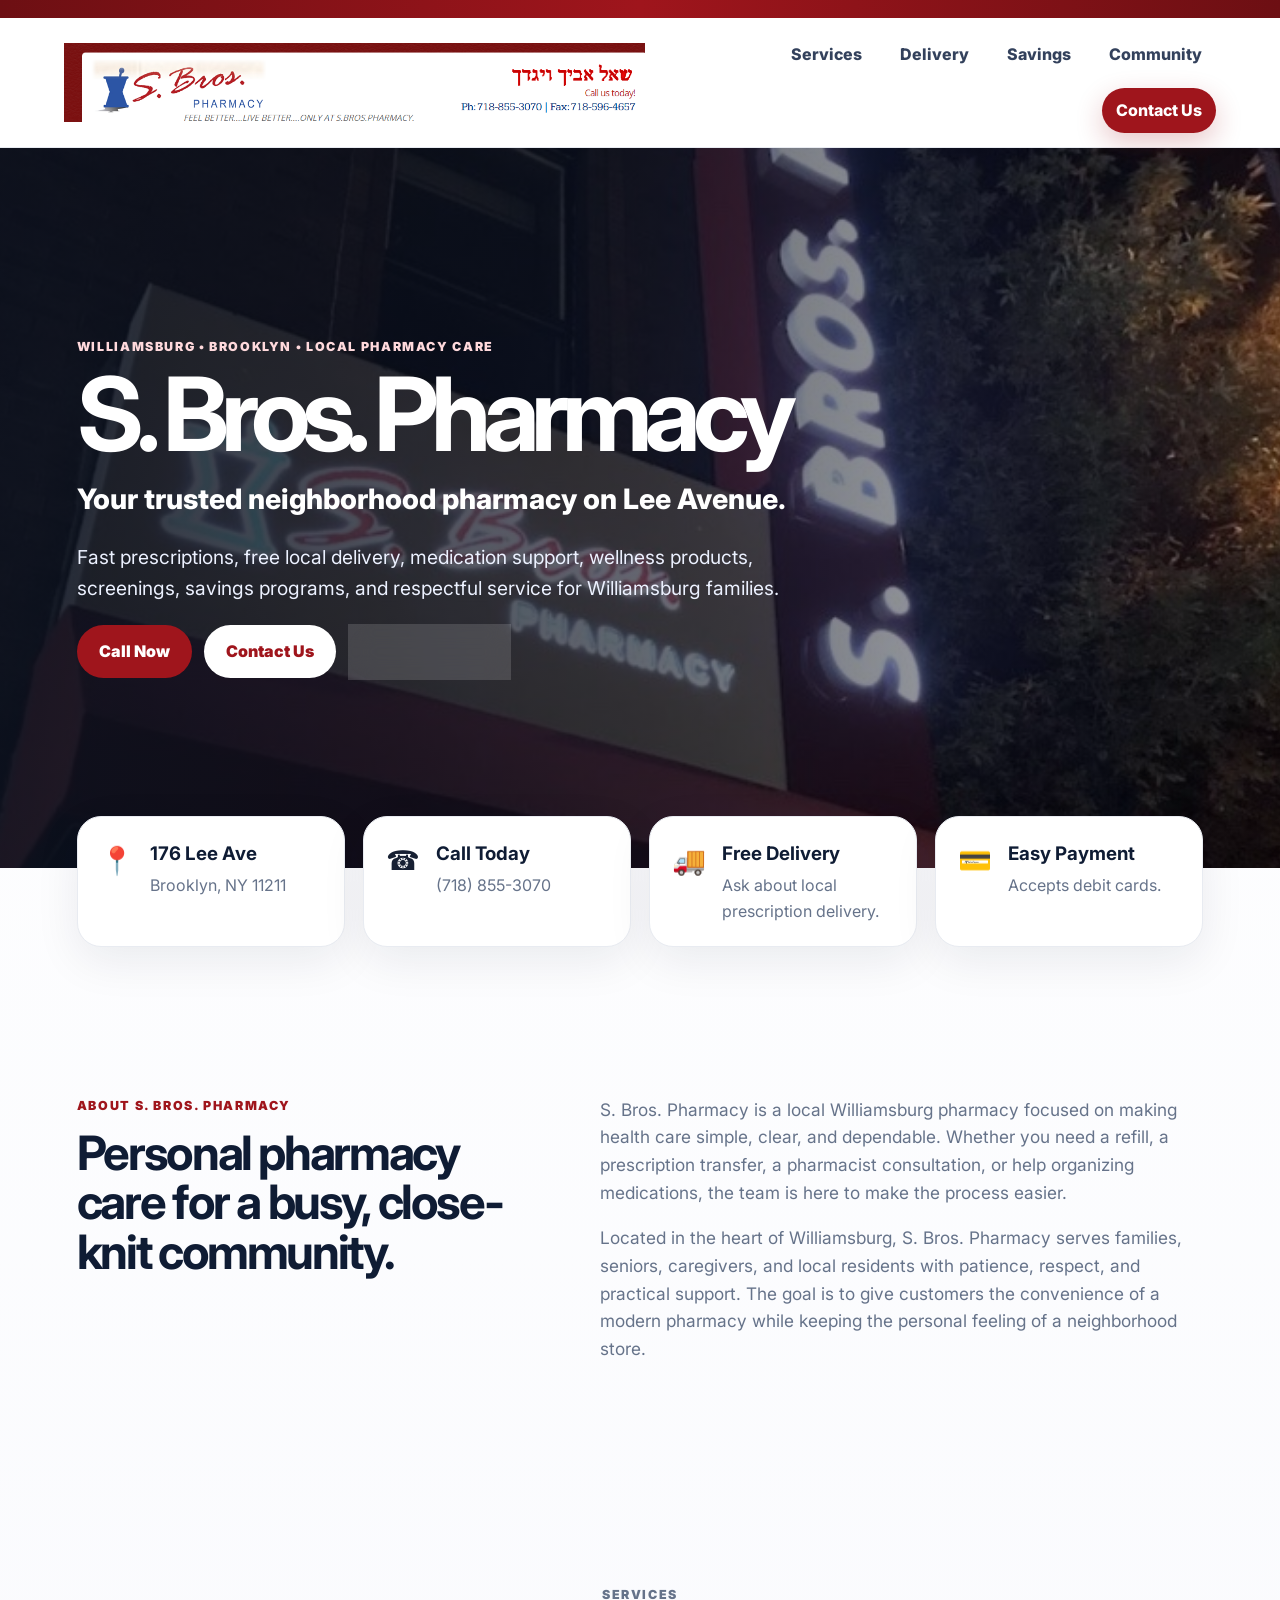
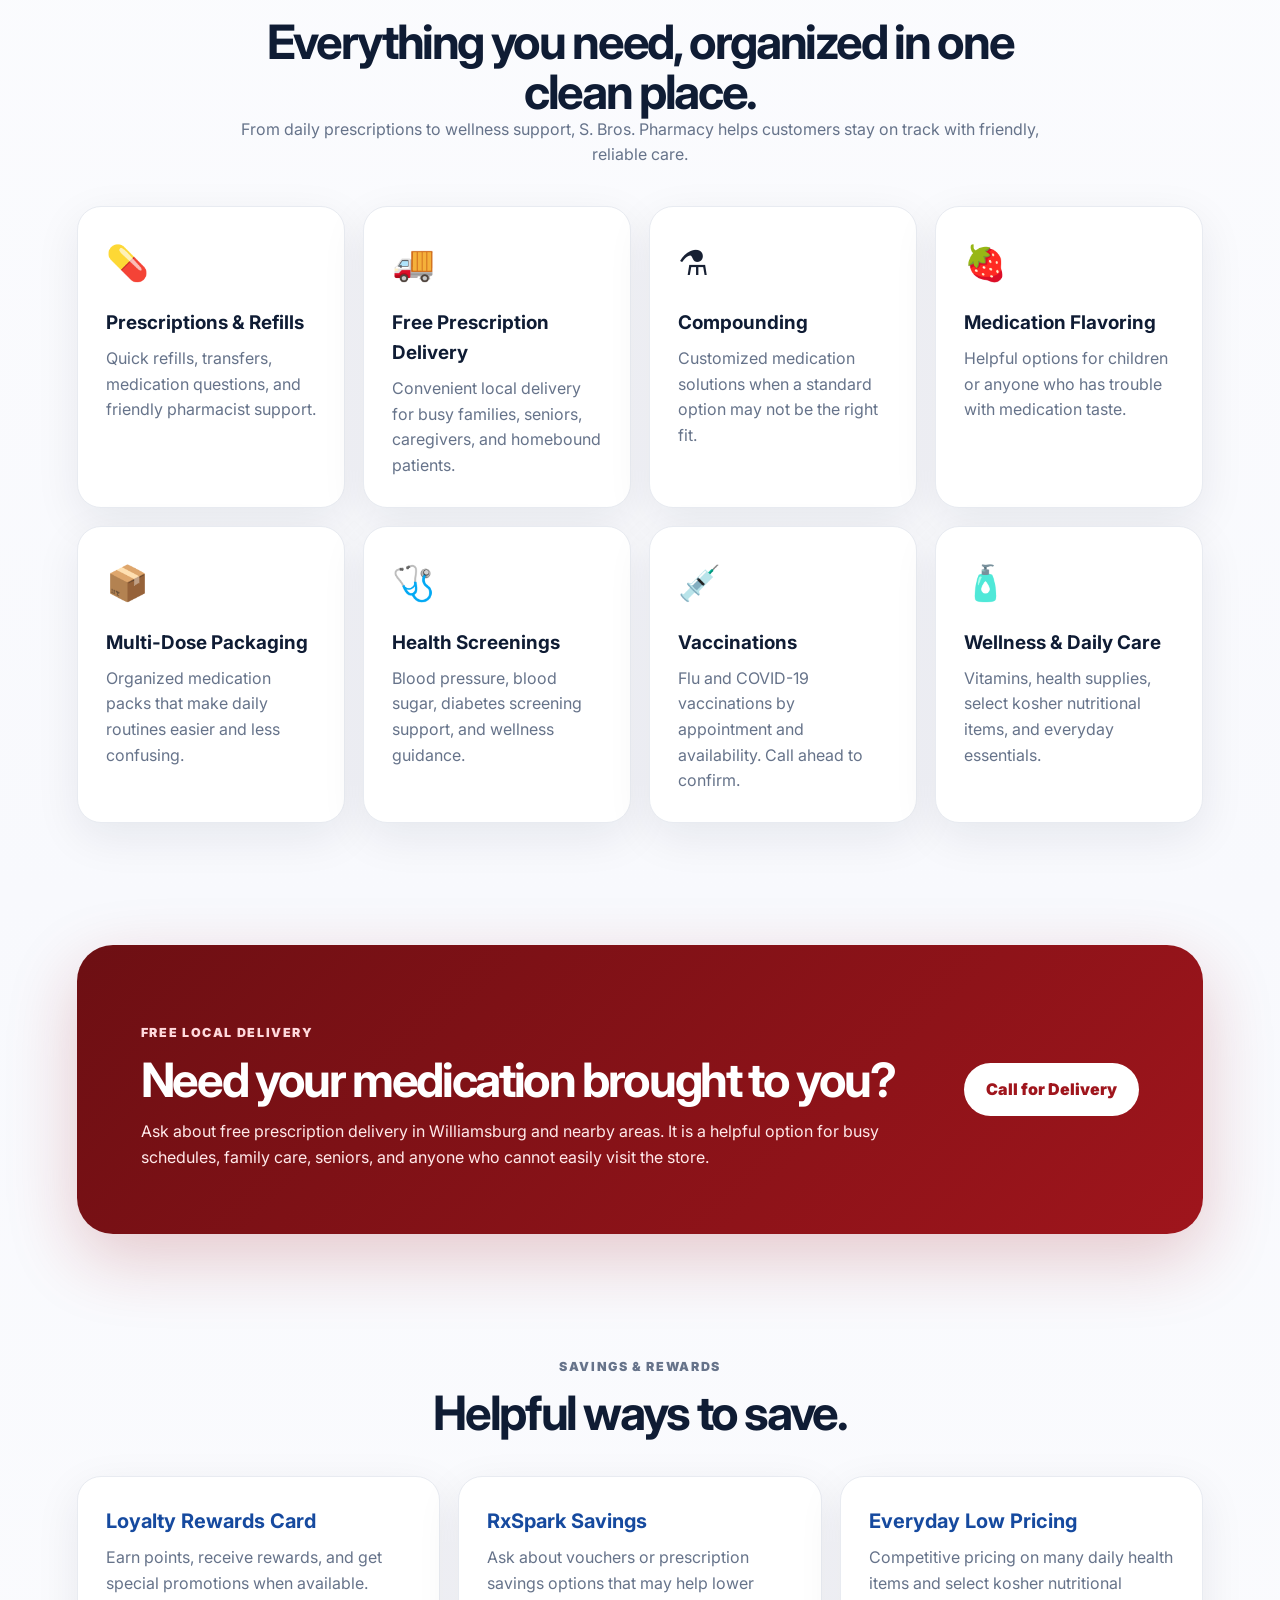
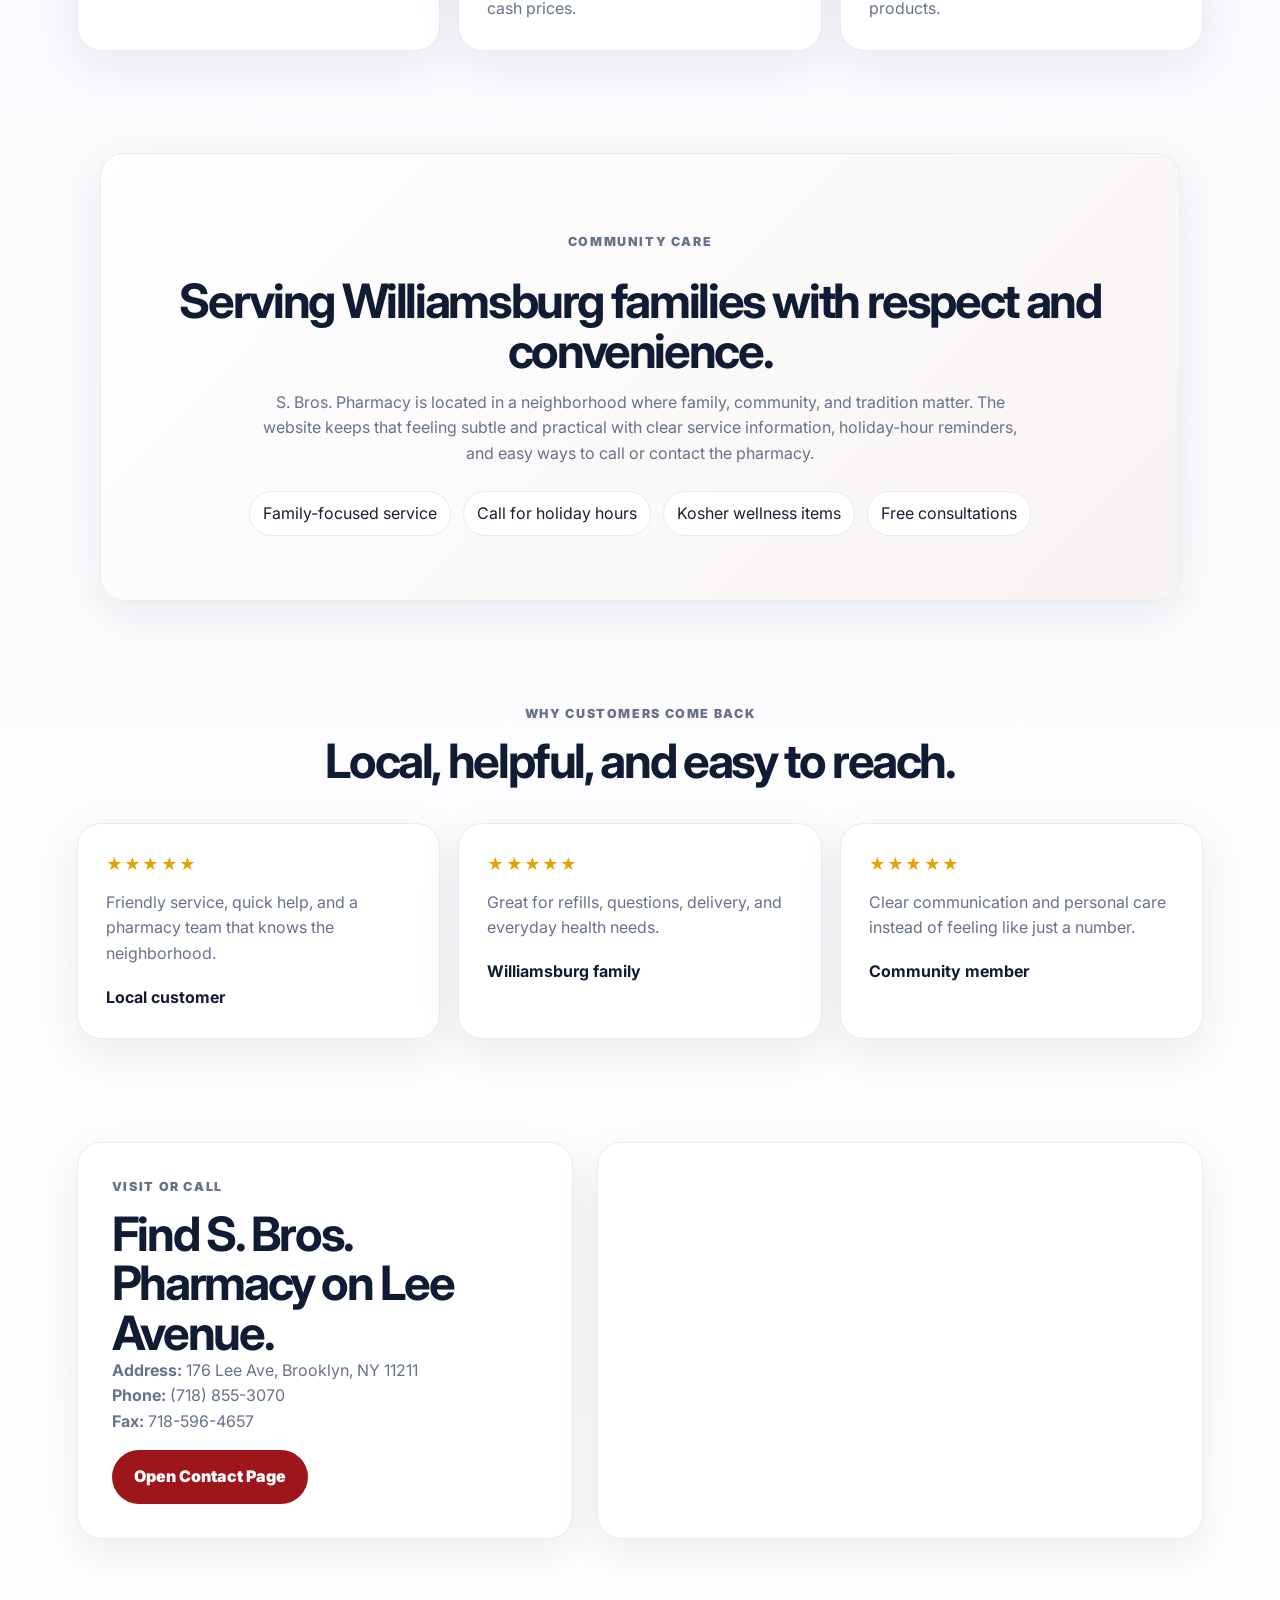
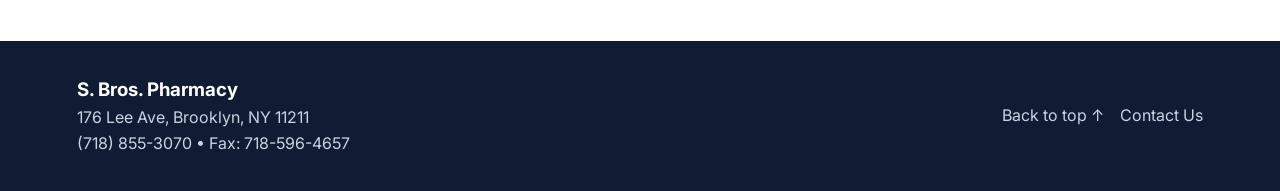
<file: index.html>
<!DOCTYPE html>
<html lang="en">
<head>
  <meta charset="UTF-8" />
  <meta name="viewport" content="width=device-width, initial-scale=1.0" />
  <title>S. Bros. Pharmacy | Williamsburg, Brooklyn</title>
  <meta name="description" content="S. Bros. Pharmacy in Williamsburg, Brooklyn offers prescriptions, free delivery, compounding, multi-dose packaging, vaccinations, screenings, savings, and friendly neighborhood pharmacy care." />
  <link rel="preconnect" href="https://fonts.googleapis.com">
  <link rel="preconnect" href="https://fonts.gstatic.com" crossorigin>
  <link href="https://fonts.googleapis.com/css2?family=Inter:wght@400;500;600;700;800;900&display=swap" rel="stylesheet">
  <link rel="stylesheet" href="style.css" />
</head>
<body>
  <div class="top-strip"></div>

  <header class="site-header" id="top">
    <a class="brand" href="index.html" aria-label="S. Bros. Pharmacy home">
      <img src="assets/logo-banner.png" alt="S. Bros. Pharmacy logo" />
    </a>
    <nav class="nav" aria-label="Main navigation">
      <a href="#services">Services</a>
      <a href="#delivery">Delivery</a>
      <a href="#savings">Savings</a>
      <a href="#community">Community</a>
      <a href="contact.html" class="nav-cta">Contact Us</a>
    </nav>
  </header>

  <main>
    <section class="hero section-reveal">
      <div class="hero-bg" aria-hidden="true"></div>
      <div class="hero-overlay"></div>
      <div class="hero-content">
        <p class="eyebrow light">Williamsburg • Brooklyn • Local pharmacy care</p>
        <h1>S. Bros. Pharmacy</h1>
        <p class="hero-subtitle">Your trusted neighborhood pharmacy on Lee Avenue.</p>
        <p class="hero-text">Fast prescriptions, free local delivery, medication support, wellness products, screenings, savings programs, and respectful service for Williamsburg families.</p>
        <div class="hero-actions">
          <a class="button primary" href="tel:17188553070">Call Now</a>
          <a class="button white" href="contact.html">Contact Us</a>
          <a class="button glass" href="#services">View Services</a>
        </div>
      </div>
    </section>

    <section class="quick-info section-reveal" aria-label="Quick pharmacy information">
      <article><span class="icon">📍</span><div><h3>176 Lee Ave</h3><p>Brooklyn, NY 11211</p></div></article>
      <article><span class="icon">☎️</span><div><h3>Call Today</h3><p><a href="tel:17188553070">(718) 855-3070</a></p></div></article>
      <article><span class="icon">🚚</span><div><h3>Free Delivery</h3><p>Ask about local prescription delivery.</p></div></article>
      <article><span class="icon">💳</span><div><h3>Easy Payment</h3><p>Accepts debit cards.</p></div></article>
    </section>

    <section class="section split section-reveal" id="about">
      <div>
        <p class="eyebrow">About S. Bros. Pharmacy</p>
        <h2>Personal pharmacy care for a busy, close-knit community.</h2>
      </div>
      <div class="text-block">
        <p>S. Bros. Pharmacy is a local Williamsburg pharmacy focused on making health care simple, clear, and dependable. Whether you need a refill, a prescription transfer, a pharmacist consultation, or help organizing medications, the team is here to make the process easier.</p>
        <p>Located in the heart of Williamsburg, S. Bros. Pharmacy serves families, seniors, caregivers, and local residents with patience, respect, and practical support. The goal is to give customers the convenience of a modern pharmacy while keeping the personal feeling of a neighborhood store.</p>
      </div>
    </section>

    <section class="section section-reveal" id="services">
      <div class="section-heading centered">
        <p class="eyebrow">Services</p>
        <h2>Everything you need, organized in one clean place.</h2>
        <p>From daily prescriptions to wellness support, S. Bros. Pharmacy helps customers stay on track with friendly, reliable care.</p>
      </div>

      <div class="service-grid">
        <article class="service-card"><span>💊</span><h3>Prescriptions & Refills</h3><p>Quick refills, transfers, medication questions, and friendly pharmacist support.</p></article>
        <article class="service-card"><span>🚚</span><h3>Free Prescription Delivery</h3><p>Convenient local delivery for busy families, seniors, caregivers, and homebound patients.</p></article>
        <article class="service-card"><span>⚗️</span><h3>Compounding</h3><p>Customized medication solutions when a standard option may not be the right fit.</p></article>
        <article class="service-card"><span>🍓</span><h3>Medication Flavoring</h3><p>Helpful options for children or anyone who has trouble with medication taste.</p></article>
        <article class="service-card"><span>📦</span><h3>Multi-Dose Packaging</h3><p>Organized medication packs that make daily routines easier and less confusing.</p></article>
        <article class="service-card"><span>🩺</span><h3>Health Screenings</h3><p>Blood pressure, blood sugar, diabetes screening support, and wellness guidance.</p></article>
        <article class="service-card"><span>💉</span><h3>Vaccinations</h3><p>Flu and COVID-19 vaccinations by appointment and availability. Call ahead to confirm.</p></article>
        <article class="service-card"><span>🧴</span><h3>Wellness & Daily Care</h3><p>Vitamins, health supplies, select kosher nutritional items, and everyday essentials.</p></article>
      </div>
    </section>

    <section class="feature-band section-reveal" id="delivery">
      <div>
        <p class="eyebrow light">Free local delivery</p>
        <h2>Need your medication brought to you?</h2>
        <p>Ask about free prescription delivery in Williamsburg and nearby areas. It is a helpful option for busy schedules, family care, seniors, and anyone who cannot easily visit the store.</p>
      </div>
      <a class="button white" href="tel:17188553070">Call for Delivery</a>
    </section>

    <section class="section section-reveal" id="savings">
      <div class="section-heading centered">
        <p class="eyebrow">Savings & rewards</p>
        <h2>Helpful ways to save.</h2>
      </div>
      <div class="savings-grid">
        <article><h3>Loyalty Rewards Card</h3><p>Earn points, receive rewards, and get special promotions when available.</p></article>
        <article><h3>RxSpark Savings</h3><p>Ask about vouchers or prescription savings options that may help lower cash prices.</p></article>
        <article><h3>Everyday Low Pricing</h3><p>Competitive pricing on many daily health items and select kosher nutritional products.</p></article>
      </div>
    </section>

    <section class="section community section-reveal" id="community">
      <div class="community-card">
        <p class="eyebrow">Community care</p>
        <h2>Serving Williamsburg families with respect and convenience.</h2>
        <p>S. Bros. Pharmacy is located in a neighborhood where family, community, and tradition matter. The website keeps that feeling subtle and practical with clear service information, holiday-hour reminders, and easy ways to call or contact the pharmacy.</p>
        <div class="pill-row">
          <span>Family-focused service</span>
          <span>Call for holiday hours</span>
          <span>Kosher wellness items</span>
          <span>Free consultations</span>
        </div>
      </div>
    </section>

    <section class="section reviews section-reveal">
      <div class="section-heading centered">
        <p class="eyebrow">Why customers come back</p>
        <h2>Local, helpful, and easy to reach.</h2>
      </div>
      <div class="review-grid">
        <article><div class="stars">★★★★★</div><p>Friendly service, quick help, and a pharmacy team that knows the neighborhood.</p><strong>Local customer</strong></article>
        <article><div class="stars">★★★★★</div><p>Great for refills, questions, delivery, and everyday health needs.</p><strong>Williamsburg family</strong></article>
        <article><div class="stars">★★★★★</div><p>Clear communication and personal care instead of feeling like just a number.</p><strong>Community member</strong></article>
      </div>
    </section>

    <section class="section location section-reveal">
      <div class="location-info">
        <p class="eyebrow">Visit or call</p>
        <h2>Find S. Bros. Pharmacy on Lee Avenue.</h2>
        <p><strong>Address:</strong> 176 Lee Ave, Brooklyn, NY 11211</p>
        <p><strong>Phone:</strong> <a href="tel:17188553070">(718) 855-3070</a></p>
        <p><strong>Fax:</strong> 718-596-4657</p>
        <a class="button primary" href="contact.html">Open Contact Page</a>
      </div>
      <div class="map-card">
        <iframe title="Map to S. Bros. Pharmacy" src="https://www.google.com/maps?q=176%20Lee%20Ave%2C%20Brooklyn%2C%20NY%2011211&output=embed" loading="lazy" referrerpolicy="no-referrer-when-downgrade"></iframe>
      </div>
    </section>
  </main>

  <footer class="footer">
    <div>
      <h3>S. Bros. Pharmacy</h3>
      <p>176 Lee Ave, Brooklyn, NY 11211</p>
      <p><a href="tel:17188553070">(718) 855-3070</a> • Fax: 718-596-4657</p>
    </div>
    <div class="footer-right">
      <a href="#top">Back to top ↑</a>
      <a href="contact.html">Contact Us</a>
    </div>
  </footer>

  <script src="script.js"></script>
</body>
</html>
</file>
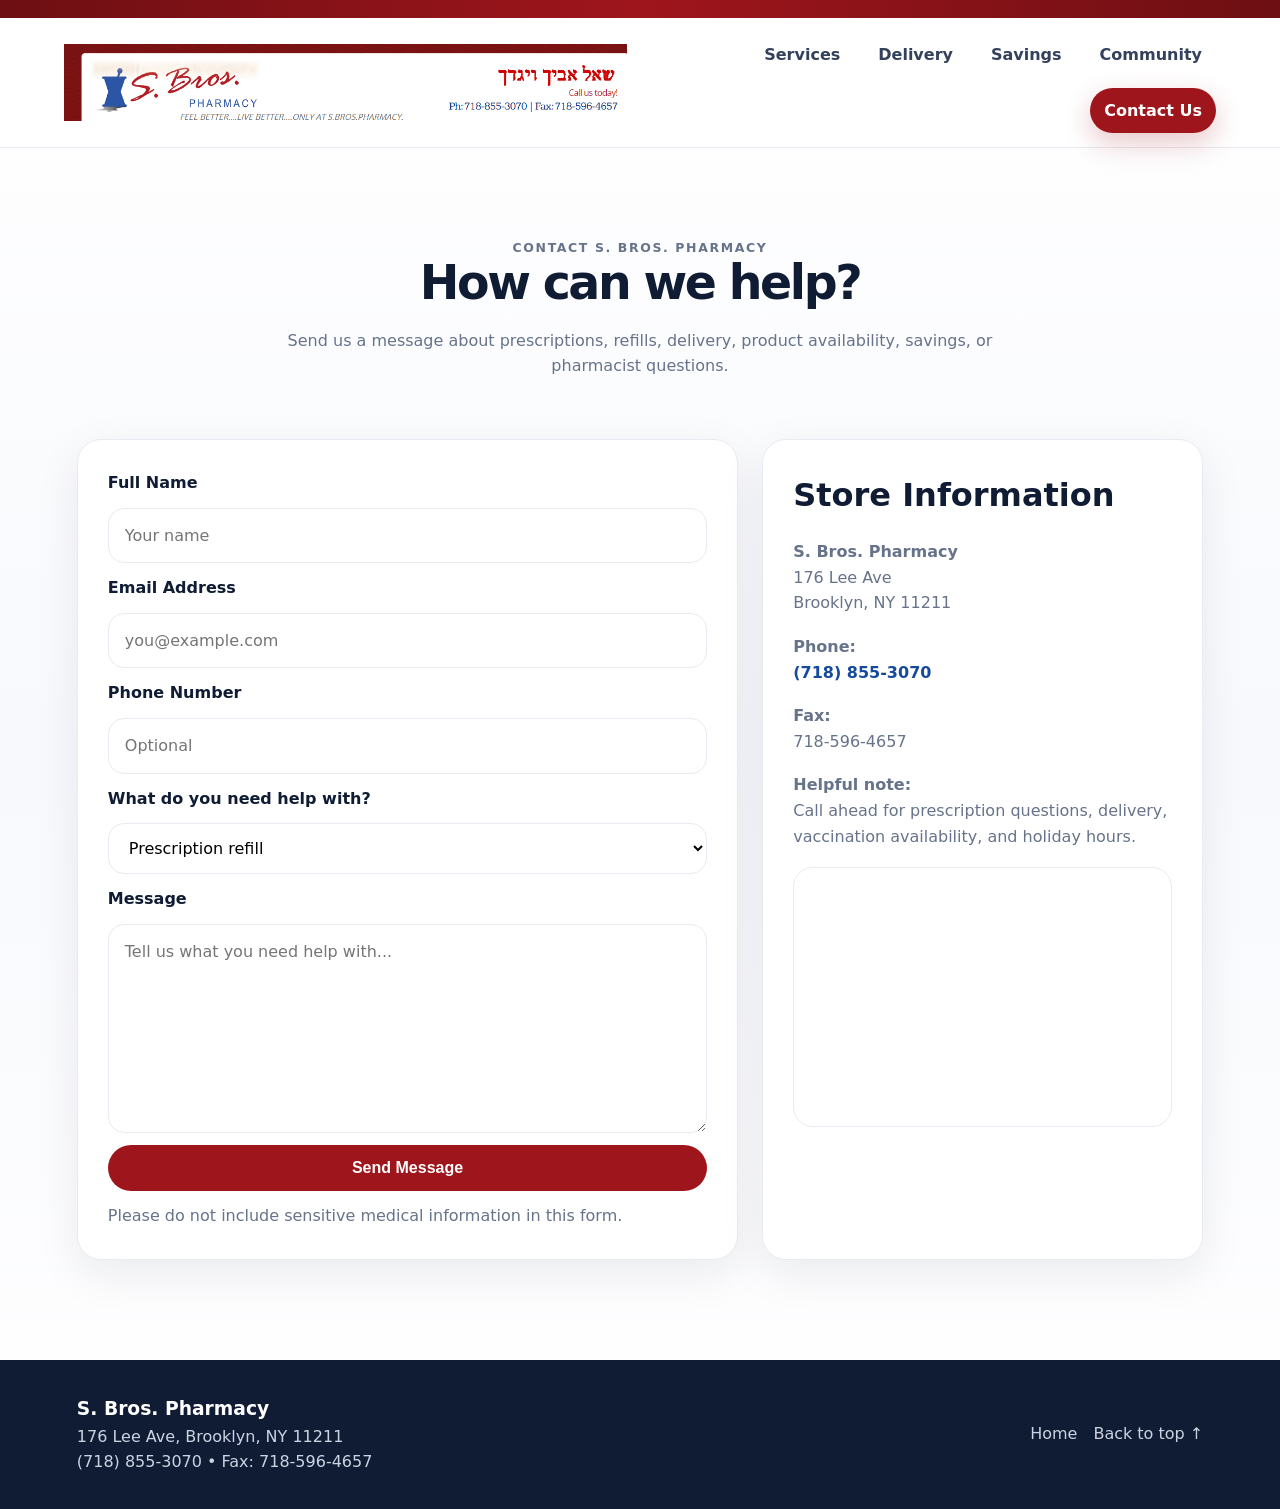
<file: contact.html>
<!DOCTYPE html>
<html lang="en">
<head>
  <meta charset="UTF-8" />
  <meta name="viewport" content="width=device-width, initial-scale=1.0" />
  <title>Contact S. Bros. Pharmacy</title>
  <link rel="stylesheet" href="style.css" />
</head>

<body>
  <div class="top-strip"></div>

  <header class="site-header compact">
    <a class="brand" href="index.html">
      <img src="assets/logo-banner.png" alt="S. Bros. Pharmacy logo" />
    </a>

    <nav class="nav">
      <a href="index.html#services">Services</a>
      <a href="index.html#delivery">Delivery</a>
      <a href="index.html#savings">Savings</a>
      <a href="index.html#community">Community</a>
      <a href="contact.html" class="nav-cta">Contact Us</a>
    </nav>
  </header>

  <main class="contact-page">
    <section class="contact-hero" style="display:block; opacity:1; visibility:visible;">
      <p class="eyebrow">Contact S. Bros. Pharmacy</p>
      <h1>How can we help?</h1>
      <p>Send us a message about prescriptions, refills, delivery, product availability, savings, or pharmacist questions.</p>
    </section>

    <section class="contact-layout" style="display:grid; opacity:1; visibility:visible;">
      <form class="contact-form" action="https://api.web3forms.com/submit" method="POST">
        <input type="hidden" name="access_key" value="e711dc27-c3af-4cd9-94e9-cb7efdc0c6b5">
        <input type="hidden" name="subject" value="New Contact Form Submission - S. Bros. Pharmacy">
        <input type="hidden" name="from_name" value="S. Bros. Pharmacy Website">
        <input type="hidden" name="redirect" value="https://cfmeme.github.io/sbros-pharmacy/success.html">
        <input type="checkbox" name="botcheck" style="display:none;">

        <label>Full Name</label>
        <input name="name" type="text" placeholder="Your name" required>

        <label>Email Address</label>
        <input name="email" type="email" placeholder="you@example.com" required>

        <label>Phone Number</label>
        <input name="phone" type="tel" placeholder="Optional">

        <label>What do you need help with?</label>
        <select name="topic">
          <option>Prescription refill</option>
          <option>Free delivery</option>
          <option>Medication question</option>
          <option>Vaccination availability</option>
          <option>Savings or rewards</option>
          <option>Product availability</option>
          <option>Other</option>
        </select>

        <label>Message</label>
        <textarea name="message" rows="7" placeholder="Tell us what you need help with..." required></textarea>

        <button class="button primary" type="submit">Send Message</button>
        <p class="form-note">Please do not include sensitive medical information in this form.</p>
      </form>

      <aside class="contact-card">
        <h2>Store Information</h2>
        <p><strong>S. Bros. Pharmacy</strong><br>176 Lee Ave<br>Brooklyn, NY 11211</p>
        <p><strong>Phone:</strong><br><a href="tel:17188553070">(718) 855-3070</a></p>
        <p><strong>Fax:</strong><br>718-596-4657</p>
        <p><strong>Helpful note:</strong><br>Call ahead for prescription questions, delivery, vaccination availability, and holiday hours.</p>

        <div class="mini-map">
          <iframe
            title="Map to S. Bros. Pharmacy"
            src="https://www.google.com/maps?q=176%20Lee%20Ave%2C%20Brooklyn%2C%20NY%2011211&output=embed"
            loading="lazy">
          </iframe>
        </div>
      </aside>
    </section>
  </main>

  <footer class="footer">
    <div>
      <h3>S. Bros. Pharmacy</h3>
      <p>176 Lee Ave, Brooklyn, NY 11211</p>
      <p><a href="tel:17188553070">(718) 855-3070</a> • Fax: 718-596-4657</p>
    </div>

    <div class="footer-right">
      <a href="index.html">Home</a>
      <a href="index.html#top">Back to top ↑</a>
    </div>
  </footer>
</body>
</html>
</file>
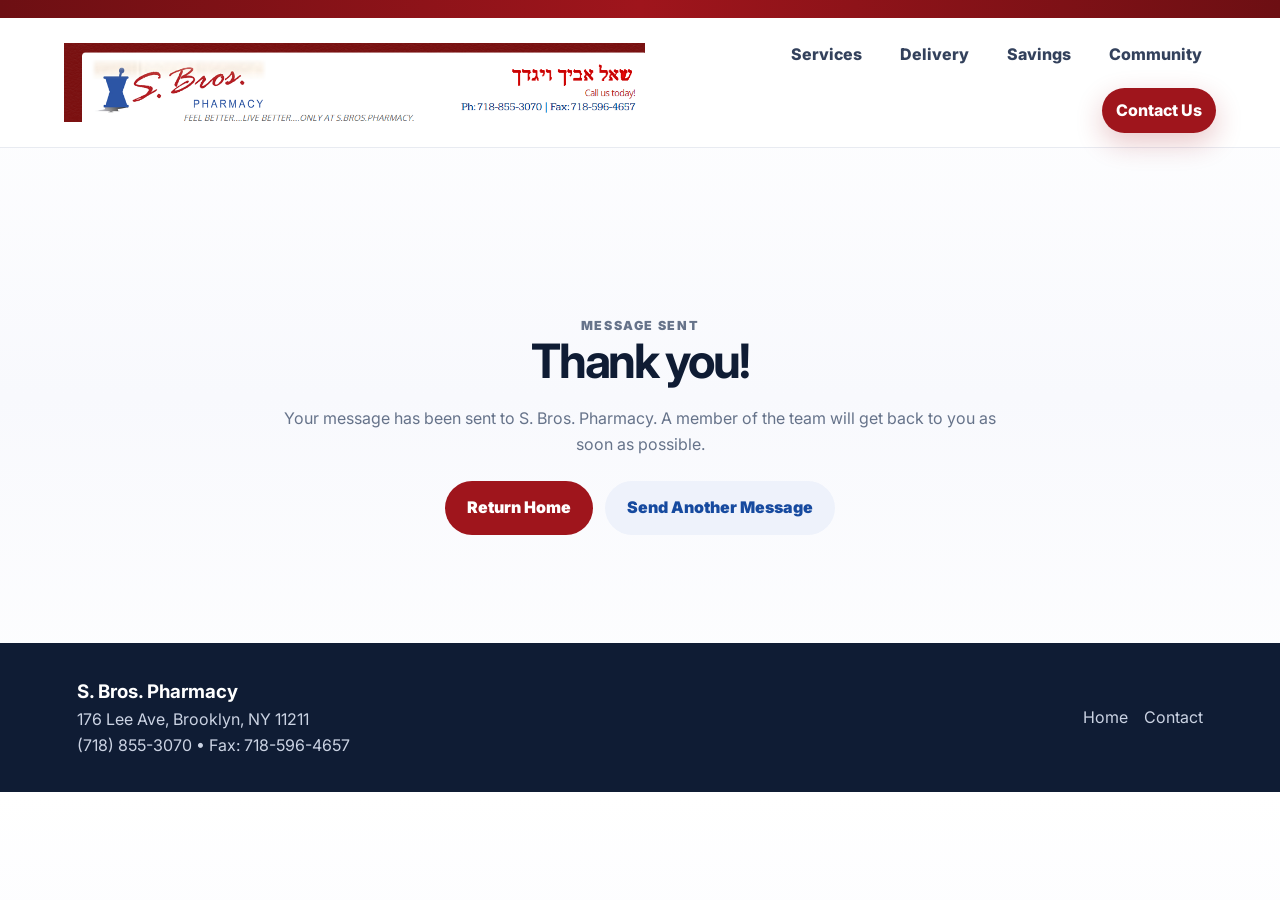
<file: success.html>
<!DOCTYPE html>
<html lang="en">
<head>
  <meta charset="UTF-8" />
  <meta name="viewport" content="width=device-width, initial-scale=1.0" />
  <title>Message Sent | S. Bros. Pharmacy</title>
  <link rel="preconnect" href="https://fonts.googleapis.com">
  <link rel="preconnect" href="https://fonts.gstatic.com" crossorigin>
  <link href="https://fonts.googleapis.com/css2?family=Inter:wght@400;500;600;700;800;900&display=swap" rel="stylesheet">
  <link rel="stylesheet" href="style.css" />
</head>
<body>
  <div class="top-strip"></div>

  <header class="site-header compact">
    <a class="brand" href="index.html" aria-label="S. Bros. Pharmacy home">
      <img src="assets/logo-banner.png" alt="S. Bros. Pharmacy logo" />
    </a>
    <nav class="nav" aria-label="Main navigation">
      <a href="index.html#services">Services</a>
      <a href="index.html#delivery">Delivery</a>
      <a href="index.html#savings">Savings</a>
      <a href="index.html#community">Community</a>
      <a href="contact.html" class="nav-cta">Contact Us</a>
    </nav>
  </header>

  <main>
    <section class="contact-hero section-reveal visible" style="min-height: 55vh; display: grid; place-items: center; text-align: center;">
      <div>
        <p class="eyebrow">Message Sent</p>
        <h1>Thank you!</h1>
        <p>Your message has been sent to S. Bros. Pharmacy. A member of the team will get back to you as soon as possible.</p>
        <div class="hero-actions" style="justify-content:center; margin-top: 24px;">
          <a class="button primary" href="index.html">Return Home</a>
          <a class="button secondary" href="contact.html">Send Another Message</a>
        </div>
      </div>
    </section>
  </main>

  <footer class="footer">
    <div>
      <h3>S. Bros. Pharmacy</h3>
      <p>176 Lee Ave, Brooklyn, NY 11211</p>
      <p><a href="tel:17188553070">(718) 855-3070</a> • Fax: 718-596-4657</p>
    </div>
    <div class="footer-right">
      <a href="index.html">Home</a>
      <a href="contact.html">Contact</a>
    </div>
  </footer>

  <script src="script.js"></script>
</body>
</html>
</file>
<file: style.css>
:root{
  --red:#9f151c;--deep-red:#6d0f13;--blue:#164a9f;--navy:#0f1c34;--ink:#172033;--muted:#66738a;--soft:#f7f8fb;--card:#fff;--border:#e8ebf1;--shadow:0 22px 70px rgba(15,28,52,.13);--radius:28px;
}
*{box-sizing:border-box;margin:0;padding:0}html{scroll-behavior:smooth}body{font-family:Inter,system-ui,-apple-system,Segoe UI,sans-serif;color:var(--ink);background:linear-gradient(180deg,#fff 0%,#f8f9fd 50%,#fff 100%);line-height:1.6}a{color:inherit;text-decoration:none}img{max-width:100%;display:block}.top-strip{height:18px;background:linear-gradient(90deg,var(--deep-red),var(--red),var(--deep-red))}.site-header{position:sticky;top:0;z-index:20;display:flex;align-items:center;justify-content:space-between;gap:24px;padding:14px clamp(18px,5vw,72px);background:rgba(255,255,255,.9);backdrop-filter:blur(16px);border-bottom:1px solid var(--border)}.site-header.compact{position:relative}.brand img{height:82px;width:auto;object-fit:contain}.nav{display:flex;align-items:center;gap:10px;flex-wrap:wrap;justify-content:flex-end}.nav a{padding:10px 14px;border-radius:999px;font-weight:800;color:#33415c;transition:.25s ease}.nav a:hover{background:#f0f3fa;transform:translateY(-2px)}.nav-cta{background:var(--red)!important;color:#fff!important;box-shadow:0 10px 28px rgba(159,21,28,.24)}.section{padding:clamp(64px,8vw,110px) clamp(18px,6vw,84px)}.section-reveal{opacity:0;transform:translateY(28px);transition:opacity .8s ease,transform .8s ease}.section-reveal.visible{opacity:1;transform:translateY(0)}.eyebrow{text-transform:uppercase;letter-spacing:.13em;font-size:.78rem;font-weight:900;color:var(--red);margin-bottom:12px}.eyebrow.light{color:#ffd9dc}.hero{position:relative;min-height:720px;display:flex;align-items:center;overflow:hidden;padding:clamp(64px,8vw,110px) clamp(18px,6vw,84px)}.hero-bg{position:absolute;inset:0;background:url('assets/storefront.jpeg') center/cover no-repeat;transform:scale(1.04);animation:slowZoom 12s ease-in-out infinite alternate}.hero-overlay{position:absolute;inset:0;background:linear-gradient(90deg,rgba(12,18,32,.88),rgba(12,18,32,.64),rgba(12,18,32,.22))}.hero-content{position:relative;z-index:1;max-width:880px;color:#fff}.hero h1{font-size:clamp(3.2rem,8vw,7.7rem);line-height:.88;letter-spacing:-.08em;color:#fff}.hero-subtitle{font-size:clamp(1.3rem,2.2vw,2rem);font-weight:800;margin-top:18px}.hero-text{font-size:clamp(1.02rem,1.5vw,1.25rem);color:#ecf1ff;max-width:720px;margin:20px 0}.hero-actions,.pill-row{display:flex;gap:12px;flex-wrap:wrap;align-items:center}.button{display:inline-flex;align-items:center;justify-content:center;border:0;border-radius:999px;padding:14px 22px;font-weight:900;cursor:pointer;transition:.25s ease;font-size:1rem}.button:hover{transform:translateY(-3px);box-shadow:var(--shadow)}.primary{background:var(--red);color:#fff}.secondary{background:#eef2fb;color:var(--blue)}.white{background:#fff;color:var(--red)}.glass{background:rgba(255,255,255,.15);color:#fff;border:1px solid rgba(255,255,255,.25);backdrop-filter:blur(12px)}.quick-info{display:grid;grid-template-columns:repeat(4,1fr);gap:18px;padding:28px clamp(18px,6vw,84px) 46px;margin-top:-80px;position:relative;z-index:2}.quick-info article,.service-card,.savings-grid article,.community-card,.review-grid article,.location-info,.map-card,.contact-form,.contact-card{background:var(--card);border:1px solid var(--border);box-shadow:0 14px 45px rgba(15,28,52,.08);border-radius:24px}.quick-info article{display:flex;gap:16px;align-items:flex-start;padding:22px}.icon{font-size:1.7rem}.quick-info h3{color:var(--navy);margin-bottom:4px}.quick-info p{color:var(--muted)}.split{display:grid;grid-template-columns:.85fr 1.15fr;gap:clamp(24px,6vw,80px);align-items:start}.split h2,.section-heading h2,.feature-band h2,.community h2,.location h2,.contact-hero h1{font-size:clamp(2rem,3.7vw,4rem);line-height:1.05;letter-spacing:-.05em;color:var(--navy)}.text-block p{font-size:1.08rem;color:var(--muted);margin-bottom:18px}.centered{text-align:center;max-width:800px;margin:0 auto 38px}.centered p{color:var(--muted)}.service-grid{display:grid;grid-template-columns:repeat(4,1fr);gap:18px}.service-card{padding:28px;transition:.28s ease;min-height:220px}.service-card:hover{transform:translateY(-8px);box-shadow:var(--shadow);border-color:#f0c9cc}.service-card span{font-size:2.15rem}.service-card h3{font-size:1.18rem;color:var(--navy);margin:18px 0 8px}.service-card p,.savings-grid p,.community-card p,.review-grid p,.location p,.contact-hero p,.form-note{color:var(--muted)}.feature-band{margin:20px clamp(18px,6vw,84px);border-radius:36px;padding:clamp(36px,5vw,70px);background:linear-gradient(135deg,var(--deep-red),var(--red));color:#fff;display:flex;justify-content:space-between;gap:28px;align-items:center;box-shadow:0 24px 70px rgba(159,21,28,.22)}.feature-band h2{color:#fff;max-width:760px}.feature-band p{max-width:780px;color:#ffe9ea;margin-top:14px}.savings-grid,.review-grid{display:grid;grid-template-columns:repeat(3,1fr);gap:18px}.savings-grid article,.review-grid article{padding:28px}.savings-grid h3{color:var(--blue);font-size:1.25rem;margin-bottom:8px}.community{padding-top:0}.community-card{padding:clamp(34px,5vw,68px);background:linear-gradient(135deg,#fff,#f8f3f3);text-align:center;max-width:1080px;margin:auto}.community-card p{max-width:780px;margin:14px auto 24px}.pill-row{justify-content:center}.pill-row span{padding:9px 13px;border:1px solid var(--border);border-radius:999px;background:#fff}.reviews{padding-top:0}.stars{color:#e6a100;font-weight:900;letter-spacing:.08em;margin-bottom:12px}.review-grid strong{display:block;margin-top:18px;color:var(--navy)}.location{display:grid;grid-template-columns:.9fr 1.1fr;gap:24px;padding-top:0}.location-info{padding:34px}.location-info .button{margin-top:16px}.map-card{overflow:hidden;min-height:380px}.map-card iframe,.mini-map iframe{width:100%;height:100%;border:0;display:block}.footer{display:flex;justify-content:space-between;gap:24px;padding:34px clamp(18px,6vw,84px);background:var(--navy);color:#fff}.footer p,.footer a{color:#cbd3e3}.footer-right{display:flex;gap:16px;align-items:center;flex-wrap:wrap;justify-content:flex-end}.footer-right strong{color:#fff}.contact-hero{text-align:center;padding:70px clamp(18px,6vw,84px) 30px}.contact-hero h1{margin:auto}.contact-hero p{max-width:740px;margin:20px auto 0}.contact-layout{display:grid;grid-template-columns:minmax(0,1.2fr) .8fr;gap:24px;padding:30px clamp(18px,6vw,84px) 100px}.contact-form,.contact-card{padding:30px}.contact-form{display:grid;gap:12px}.contact-form label{font-weight:900;color:var(--navy)}.contact-form input,.contact-form textarea,.contact-form select{width:100%;border:1px solid var(--border);border-radius:16px;padding:14px 16px;font:inherit;outline:none;transition:.2s ease;background:#fff}.contact-form input:focus,.contact-form textarea:focus,.contact-form select:focus{border-color:var(--red);box-shadow:0 0 0 4px rgba(159,21,28,.09)}.contact-card h2{color:var(--navy);font-size:2rem;margin-bottom:18px}.contact-card p{margin-bottom:18px;color:var(--muted)}.contact-card a{color:var(--blue);font-weight:900}.mini-map{height:260px;border-radius:20px;overflow:hidden;border:1px solid var(--border)}@keyframes slowZoom{from{transform:scale(1.04)}to{transform:scale(1.1)}}@media(max-width:1100px){.quick-info,.service-grid{grid-template-columns:repeat(2,1fr)}}@media(max-width:900px){.site-header{position:relative;align-items:flex-start;flex-direction:column}.brand img{height:auto;max-height:92px}.nav{justify-content:flex-start}.split,.location,.contact-layout{grid-template-columns:1fr}.savings-grid,.review-grid{grid-template-columns:1fr}.feature-band{flex-direction:column;align-items:flex-start}.footer{flex-direction:column}.footer-right{justify-content:flex-start}.hero{min-height:650px}.quick-info{margin-top:0}}@media(max-width:560px){.nav a{font-size:.92rem;padding:8px 10px}.hero h1,.contact-hero h1{font-size:3rem}.section{padding:54px 18px}.quick-info,.service-grid{grid-template-columns:1fr;padding-left:18px;padding-right:18px}.feature-band{margin-left:18px;margin-right:18px}.footer{padding:30px 18px}}
</file>
